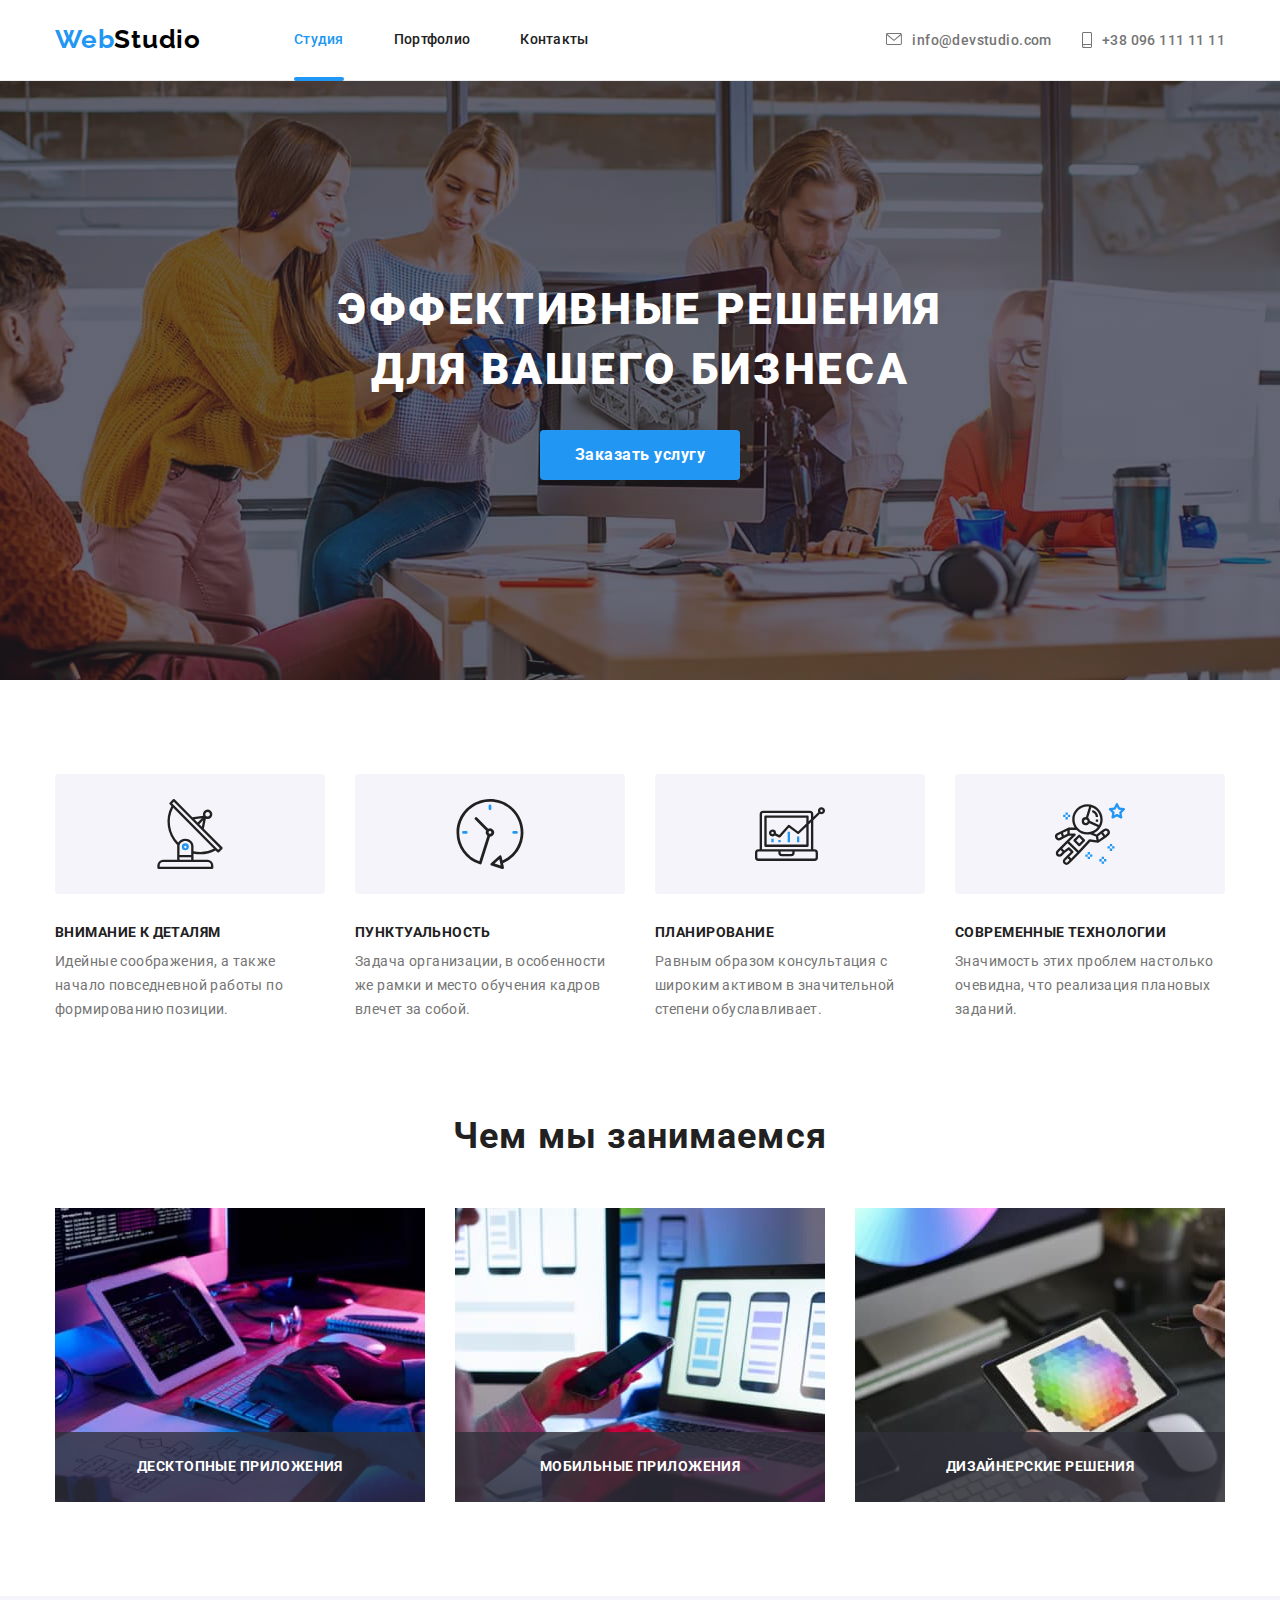
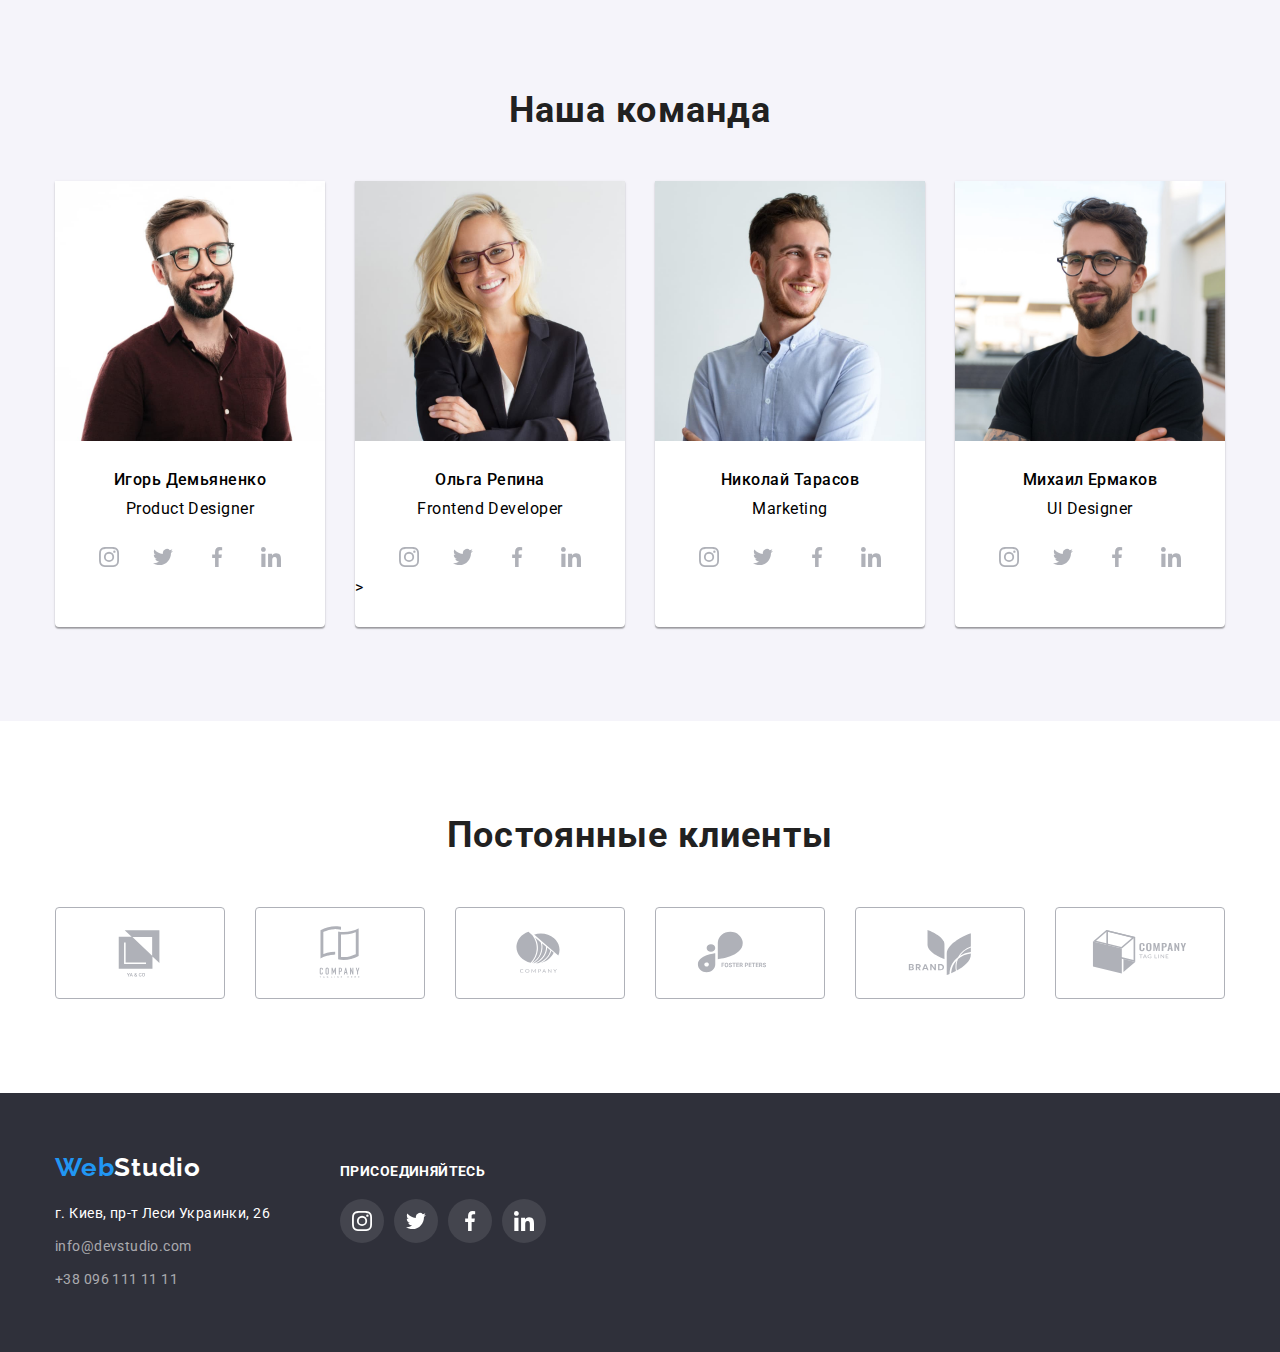
<file: index.html>
<!DOCTYPE html>
<html lang="ru">

<head>
    <meta charset="UTF-8">
    <meta http-equiv="X-UA-Compatible" content="IE=edge">
    <meta name="viewport" content="width=device-width, initial-scale=1.0">
    <link rel="preconnect" href="https://fonts.googleapis.com">
    <link rel="preconnect" href="https://fonts.gstatic.com" crossorigin>
    <link
        href="https://fonts.googleapis.com/css2?family=Raleway:wght@700&family=Roboto:wght@400;500;700;900&display=swap"
        rel="stylesheet">
    <link rel="preconnect" href="https://fonts.gstatic.com">
    <link rel="stylesheet"
        href="https://cdnjs.cloudflare.com/ajax/libs/modern-normalize/0.6.0/modern-normalize.min.css">
    <title>goit-markup-hw-05</title>
    <link rel="stylesheet" href="./css/styles.css">
</head>

<body>
    <!--Header-->
    <header class="header">
        <div class="container main-nav">
            <nav class="nav">
                <a class="logo" href="./index.html">Web<span class="logo-blue">Studio</span></a>
                <ul class="nav list">
                    <li class="item"><a class="nav-list-item current" href="./index.html">Студия</a></li>
                    <li class="item"><a class="nav-list-item" href="./portfolio.html">Портфолио</a></li>
                    <li class="item"><a class="nav-list-item" href="">Контакты</a></li>
                </ul>
            </nav>
            <ul class="contacts-header list">
                <li class="item"><a class="contacts-header-item icon-env" href="mailto:info@devstudio.com">
                        <svg class="icon-header-mail" width="16" height="12">
                            <use href="./images/symbol-defs.svg#header-icon1"></use>
                        </svg>info@devstudio.com</a>
                </li>
                <li class="item"><a class="contacts-header-item icon-tel" href="tel:+380961111111">
                        <svg class="icon-header-mail" width="10" height="16">
                            <use href="./images/symbol-defs.svg#header-icon2"></use>
                        </svg>+38 096 111 11 11</a>
                </li>
            </ul>
        </div>
    </header>
    <main>
        <!--Section1-->
        <section class="hero section">
            <div class="container">
                <div class="hero-box">
                    <h1 class="hero-text">Эффективные решения для вашего бизнеса</h1>
                    <button data-modal-open type="button" class="button primary">Заказать услугу</button>
                </div>
            </div>
        </section>
        <!--Section2-->
        <section class="page-advantages">
            <div class="container">
                <h2 hidden>Приемущества</h2>
                <ul class="advantage">
                    <li class="item antenna">
                        <h3 class="advantage-subtitle">Внимание к деталям</h3>
                        <p class="advantage-text">Идейные соображения, а также начало повседневной работы по
                            формированию
                            позиции.</p>
                    </li>
                    <li class="item clock">
                        <h3 class="advantage-subtitle">Пунктуальность</h3>
                        <p class="advantage-text">Задача организации, в особенности же рамки и место обучения кадров
                            влечет
                            за собой.</p>
                    </li>
                    <li class="item diagram">
                        <h3 class="advantage-subtitle">Планирование</h3>
                        <p class="advantage-text">Равным образом консультация с широким активом в значительной степени
                            обуславливает.</p>
                    </li>
                    <li class="item astronaut">
                        <h3 class="advantage-subtitle">Современные технологии</h3>
                        <p class="advantage-text">Значимость этих проблем настолько очевидна, что реализация плановых
                            заданий.</p>
                    </li>
                </ul>
            </div>
        </section>
        <!--Section3-->
        <section class="page-scils">
            <div class="container">
                <h2 class="title">Чем мы занимаемся</h2>
                <ul class="img">
                    <li class="item">
                        <img class="img" src="./images/box1.jpg" alt="Работа с кодом" width="370">
                                <div class="overlay">
                                    <p class="overlay-text uppercase">Десктопные приложения</p>
                                </div>
                    </li>
                    <li class="item">
                        <img class="img" src="./images/box2.jpg" alt="Разработка приложений для ОС" width="370">
                        <div class="overlay">
                            <p class="overlay-text uppercase">Мобильные приложения</p>
                        </div>
                    </li>
                    <li class="item">
                        <img class="img" src="./images/box3.jpg" alt="Работа с цветовой политрой" width="370">
                        <div class="overlay">
                            <p class="overlay-text uppercase">Дизайнерские решения</p>
                        </div>
                    </li>
                </ul>
            </div>
        </section>
        <!--Section4-->
            <section class="team">
                <div class="container">
                    <h2 class="title">Наша команда</h2>
                    <ul class="team list">
                        <li class="item">
                            <img class="photo" src="./images/img7.jpg" alt="Product Designer" width="270">
                            <div class="team-box">
                                <h3 class="team-member">Игорь Демьяненко</h3>
                                <p class="team-position" lang="en">Product Designer</p>
                                <ul class="icon-wrapper">
                                    <li class="link-social">
                                        <a href="" class="link-social-icon">
                                            <svg class="icon-social" width="20" height="20">
                                                <use href="./images/symbol-defs.svg#instagram-icon"></use>
                                            </svg>
                                        </a>
                                    </li>
                                    <li class="link-social">
                                        <a href="" class="link-social-icon">
                                            <svg class="icon-social" width="20" height="20">
                                                <use href="./images/symbol-defs.svg#twitter-icon"></use>
                                            </svg>
                                        </a>
                                    </li>
                                    <li class="link-social">
                                        <a href="" class="link-social-icon">
                                            <svg class="icon-social" width="20" height="20">
                                                <use href="./images/symbol-defs.svg#facebook-icon"></use>
                                            </svg>
                                        </a>
                                    </li>
                                    <li class="link-social">
                                        <a href="" class="link-social-icon">
                                            <svg class="icon-social" width="20" height="20">
                                                <use href="./images/symbol-defs.svg#linkedin-icon"></use>
                                            </svg>
                                        </a>
                                    </li>
                                </ul>
                            </div>
                        </li>
                        <li class="item">
                            <img class="photo" src="./images/img8.jpg" alt="Frontend Developer" width="270">
                            <div class="team-box">
                                <h3 class="team-member">Ольга Репина</h3>
                                <p class="team-position" lang="en">Frontend Developer</p>
                                <ul class="icon-wrapper">
                                    <li class="link-social">
                                        <a href="" class="link-social-icon">
                                            <svg class="icon-social" width="20" height="20">
                                                <use href="./images/symbol-defs.svg#instagram-icon"></use>
                                            </svg>
                                        </a>
                                    </li>
                                    <li class="link-social">
                                        <a href="" class="link-social-icon">
                                            <svg class="icon-social" width="20" height="20">
                                                <use href="./images/symbol-defs.svg#twitter-icon"></use>
                                            </svg>
                                        </a>
                                    </li>
                                    <li class="link-social">
                                        <a href="" class="link-social-icon">
                                            <svg class="icon-social" width="20" height="20">
                                                <use href="./images/symbol-defs.svg#facebook-icon"></use>
                                            </svg>
                                        </a>
                                    </li>
                                    <li class="link-social">
                                        <a href="" class="link-social-icon">
                                            <svg class="icon-social" width="20" height="20">
                                                <use href="./images/symbol-defs.svg#linkedin-icon"></use>
                                            </svg>
                                        </a>
                                    </li>
                                 </ul>>   
                            </div>
                        </li>
                        <li class="item">
                            <img class="photo" src="./images/img9.jpg" alt="Marketing" width="270">
                            <div class="team-box">
                                <h3 class="team-member">Николай Тарасов</h3>
                                <p class="team-position" lang="en">Marketing</p>
                                <ul class="icon-wrapper">
                                    <li class="link-social">
                                        <a href="" class="link-social-icon">
                                            <svg class="icon-social" width="20" height="20">
                                                <use href="./images/symbol-defs.svg#instagram-icon"></use>
                                            </svg>
                                        </a>
                                    </li>
                                    <li class="link-social">
                                        <a href="" class="link-social-icon">
                                            <svg class="icon-social" width="20" height="20">
                                                <use href="./images/symbol-defs.svg#twitter-icon"></use>
                                            </svg>
                                        </a>
                                    </li>
                                    <li class="link-social">
                                        <a href="" class="link-social-icon">
                                            <svg class="icon-social" width="20" height="20">
                                                <use href="./images/symbol-defs.svg#facebook-icon"></use>
                                            </svg>
                                        </a>
                                    </li>
                                    <li class="link-social">
                                        <a href="" class="link-social-icon">
                                            <svg class="icon-social" width="20" height="20">
                                                <use href="./images/symbol-defs.svg#linkedin-icon"></use>
                                            </svg>
                                        </a>
                                    </li>
                                </ul>
                            </div>
                        </li>
                        <li class="item">
                            <img class="photo" src="./images/img10.jpg" alt="UI Designer" width="270">
                            <div class="team-box">
                                <h3 class="team-member">Михаил Ермаков</h3>
                                <p class="team-position" lang="en">UI Designer</p>
                                <ul class="icon-wrapper">
                                    <li class="link-social">
                                        <a href="" class="link-social-icon">
                                            <svg class="icon-social" width="20" height="20">
                                                <use href="./images/symbol-defs.svg#instagram-icon"></use>
                                            </svg>
                                        </a>
                                    </li>
                                    <li class="link-social">
                                        <a href="" class="link-social-icon">
                                            <svg class="icon-social" width="20" height="20">
                                                <use href="./images/symbol-defs.svg#twitter-icon"></use>
                                            </svg>
                                        </a>
                                    </li>
                                    <li class="link-social">
                                        <a href="" class="link-social-icon">
                                            <svg class="icon-social" width="20" height="20">
                                                <use href="./images/symbol-defs.svg#facebook-icon"></use>
                                            </svg>
                                        </a>
                                    </li>
                                    <li class="link-social">
                                        <a href="" class="link-social-icon">
                                            <svg class="icon-social" width="20" height="20">
                                                <use href="./images/symbol-defs.svg#linkedin-icon"></use>
                                            </svg>
                                        </a>
                                    </li>
                                </ul>
                            </div>
                        </li>
                    </ul>
                </div>
            </section>
        <!--Section5-->
        <section class="section-clients">
            <div class="container">
                <h2 class="title title-clients">Постоянные клиенты</h2>
                <ul class="list-icon">
                    <li class="item-icon">
                        <a class="link-icon" href="">
                            <svg class="icon-clients" width="106" height="60">
                                <use href="./images/symbol-defs.svg#sponsor-icon1"></use>
                            </svg>
                        </a>
                    </li>
                    <li class="item-icon">
                        <a class="link-icon" href="">
                            <svg class="icon-clients" width="106" height="60">
                                <use href="./images/symbol-defs.svg#sponsor-icon2"></use>
                            </svg>
                        </a>
                    </li>
                    <li class="item-icon">
                        <a class="link-icon" href="">
                            <svg class="icon-clients" width="106" height="60">
                                <use href="./images/symbol-defs.svg#sponsor-icon3"></use>
                            </svg>
                        </a>
                    </li>
                    <li class="item-icon">
                        <a class="link-icon" href="">
                            <svg class="icon-clients" width="106" height="60">
                                <use href="./images/symbol-defs.svg#sponsor-icon4"></use>
                            </svg>
                        </a>
                    </li>
                    <li class="item-icon">
                        <a class="link-icon" href="">
                            <svg class="icon-clients" width="106" height="60">
                                <use href="./images/symbol-defs.svg#sponsor-icon5"></use>
                            </svg>
                        </a>
                    </li>
                    <li class="item-icon">
                        <a class="link-icon" href="">
                            <svg class="icon-clients" width="106" height="60">
                                <use href="./images/symbol-defs.svg#sponsor-icon6"></use>
                            </svg>
                        </a>
                    </li>
                </ul>
            </div>
        </section>
    </main>
    <!--Footer-->
    <footer class="footer">
        <div class="container">
            <div class="address-box">
                <a class="logo" href="./index.html">Web<span class="logo-white">Studio</span></a>
                <address class="address">
                    <ul class="address-list">
                        <li class="item"><a class="address-text" href="">г. Киев, пр-т Леси Украинки, 26</a></li>
                        <li class="item"><a class="address-item" href="mailto:info@devstudio.com">info@devstudio.com</a>
                        </li>
                        <li class="item"><a class="address-item" href="tel:+380961111111">+38 096 111 11 11</a></li>
                    </ul>
                </address>
            </div>
            <div class="footer-icon-wrapper">
                <p class="text-footer-icon">присоединяйтесь</p>
                <ul class="list-icon-wrapper">
                    <li class="item-footer-icon">
                        <a href="" class="footer-link-icon">
                            <svg class="icon-social" width="20" height="20">
                                <use href="./images/symbol-defs.svg#instagram-icon"></use>
                            </svg>
                        </a>
                    </li>
                    <li class="item-footer-icon">
                        <a href="" class="footer-link-icon">
                            <svg class="icon-social" width="20" height="20">
                                <use href="./images/symbol-defs.svg#twitter-icon"></use>
                            </svg>
                        </a>
                    </li>
                    <li class="item-footer-icon">
                        <a href="" class="footer-link-icon">
                            <svg class="icon-social" width="20" height="20">
                                <use href="./images/symbol-defs.svg#facebook-icon"></use>
                            </svg>
                        </a>
                    </li>
                    <li class="item-footer-icon">
                        <a href="" class="footer-link-icon">
                            <svg class="icon-social" width="20" height="20">
                                <use href="./images/symbol-defs.svg#linkedin-icon"></use>
                            </svg>
                        </a>
                    </li>
                </ul>
            </div>
        </div>
    </footer>
    <div class="backdrop is-hidden" data-modal>
        <div class="modal">
              <button class="modal-btn" type="button" data-modal-close>
            <svg class="close-icon">
                <use href="./images/symbol-defs1.svg#icon-close"></use>
            </svg>
            </button>
        </div>
    </div>
    <script src="./js/modal.js"></script>
</body>
</html>
</file>
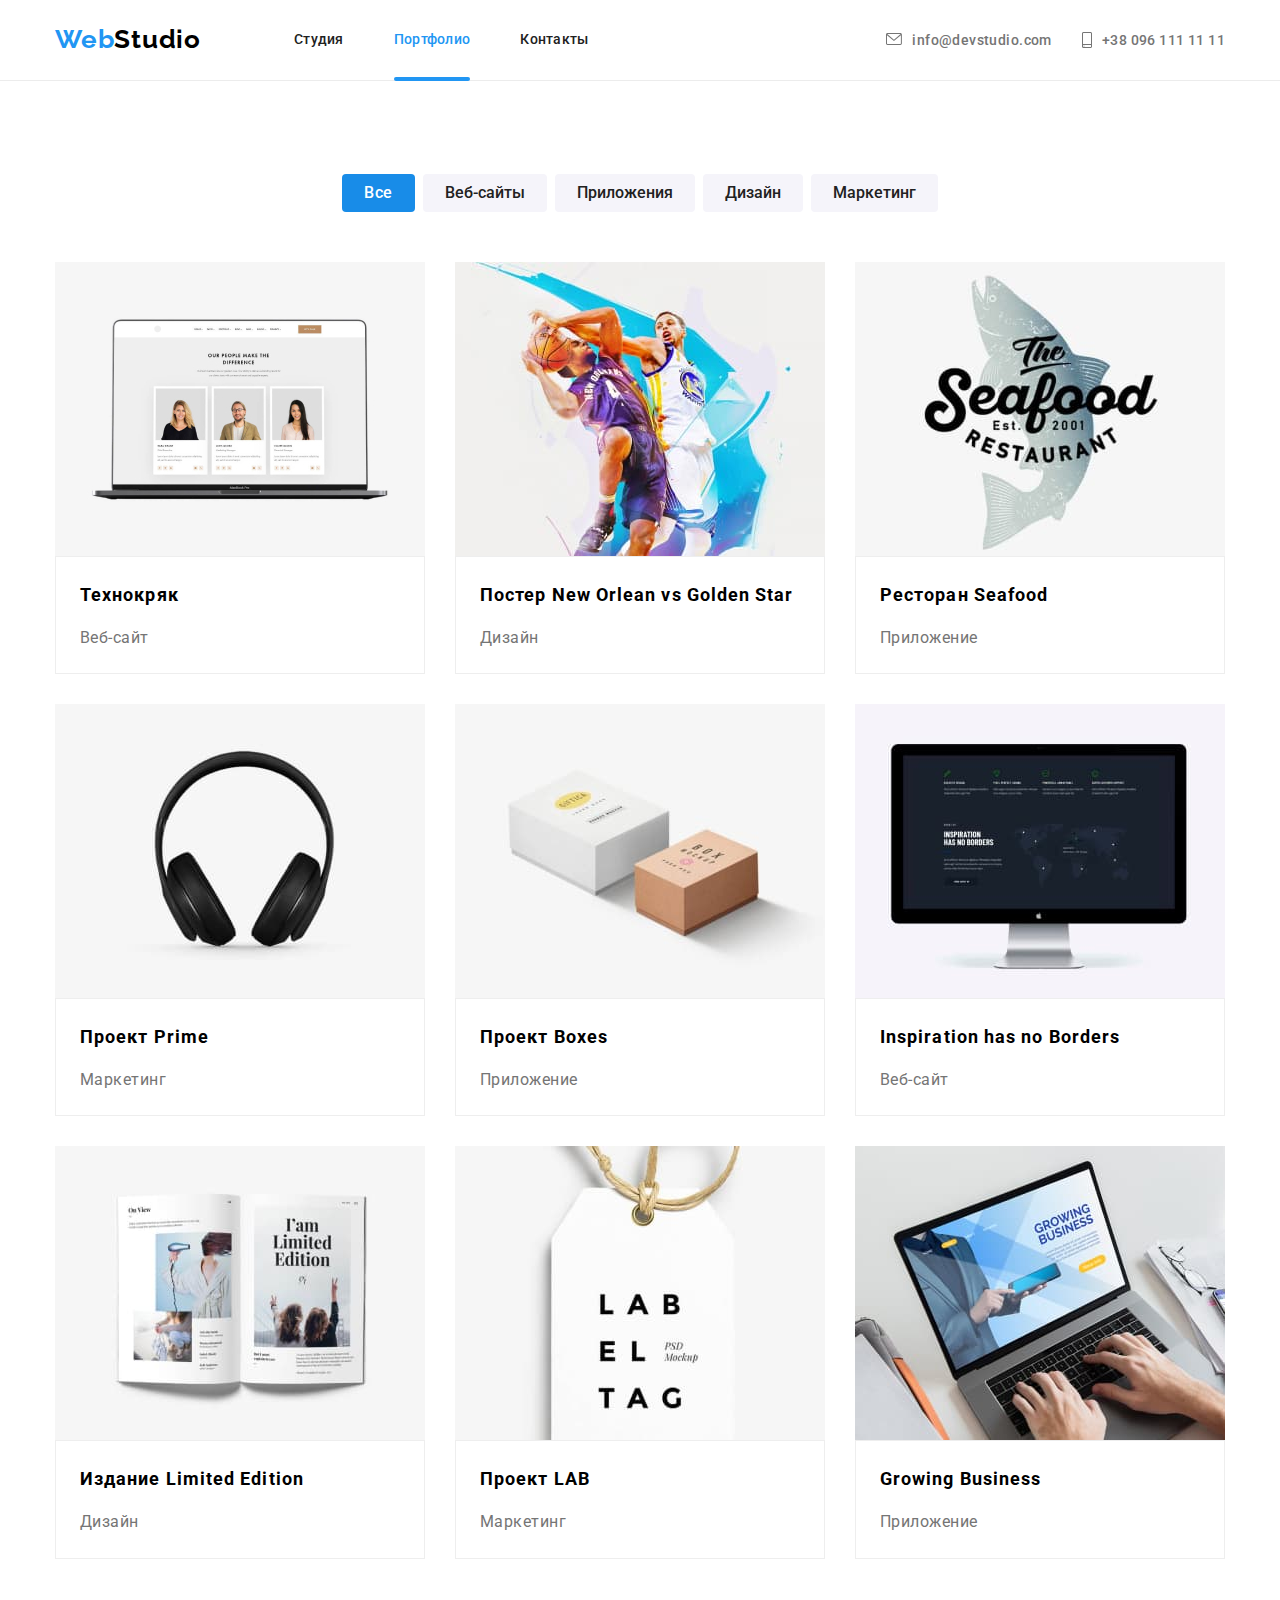
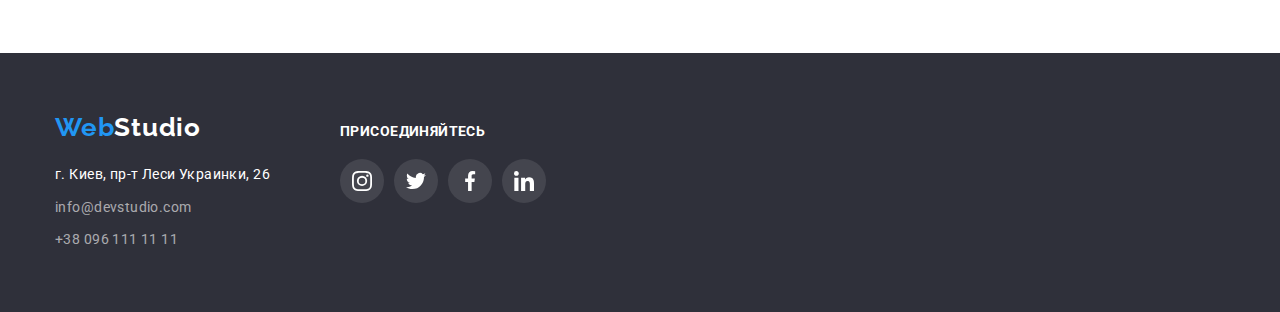
<file: portfolio.html>
<!DOCTYPE html>
<html lang="ru">

<head>
    <meta charset="UTF-8">
    <meta http-equiv="X-UA-Compatible" content="IE=edge">
    <meta name="viewport" content="width=device-width, initial-scale=1.0">
    <link rel="preconnect" href="https://fonts.googleapis.com">
    <link rel="preconnect" href="https://fonts.gstatic.com" crossorigin>
    <title>goit-markup-hw-05</title>
    <link rel="preconnect" href="https://fonts.gstatic.com">
    <link
        href="https://fonts.googleapis.com/css2?family=Raleway:wght@700&family=Roboto:wght@400;500;700;900&display=swap"
        rel="stylesheet">
    <link rel="stylesheet"
        href="https://cdnjs.cloudflare.com/ajax/libs/modern-normalize/1.1.0/modern-normalize.min.css">
    <link rel="stylesheet" href="./css/styles.css">
</head>

<body>
    <!--Header-->
    <header class="header">
        <div class="container main-nav">
            <nav class="nav">
                <a class="logo" href="./index.html">Web<span class="logo-blue">Studio</span></a>
                <ul class="nav list">
                    <li class="item"><a class="nav-list-item" href="./index.html">Студия</a></li>
                    <li class="item"><a class="nav-list-item current" href="./portfolio.html">Портфолио</a></li>
                    <li class="item"><a class="nav-list-item" href="">Контакты</a></li>
                </ul>
            </nav>
            <ul class="contacts-header list">
                <li class="item"><a class="contacts-header-item icon-env" href="mailto:info@devstudio.com">
                        <svg class="icon-header-mail" width="16" height="12">
                            <use href="./images/symbol-defs.svg#header-icon1"></use>
                        </svg>info@devstudio.com</a>
                </li>
                <li class="item"><a class="contacts-header-item icon-tel" href="tel:+380961111111">
                        <svg class="icon-header-mail" width="10" height="16">
                            <use href="./images/symbol-defs.svg#header-icon2"></use>
                        </svg>+38 096 111 11 11</a>
                </li>
            </ul>
        </div>
    </header>
    <main>
        <!--Наши работы=================-->
        <section class="portfolio">
            <div class="container">
                <h1 hidden>Портфолио</h1>
                <div class="main-section">
                    <ul class="filter list">
                        <li class="item"><button class="button-item current" type="button">Все</button></li>
                        <li class="item"><button class="button-item" type="button">Веб-сайты</button></li>
                        <li class="item"><button class="button-item" type="button">Приложения</button></li>
                        <li class="item"><button class="button-item" type="button">Дизайн</button></li>
                        <li class="item"><button class="button-item" type="button">Маркетинг</button></li>
                    </ul>
                </div>
                <!--Фильтр портфолио=============-->
                <div class="works-box">
                    <ul class="works cards-list">
                        <li class="item">
                            <a href="" class="link-img">
                                <div class="card-thumb">
                                    <img class="images" src="./images/img01.jpg" alt="Ноутбук" width="370" height="294">
                                <div class="thumb-box">
                                    <p class="thumb-text">Ресурс предлагает комплексные предложения с разным уровнем функционала и сервисов. Все это
                                        позволит посетителю получить
                                        исчерпывающие сведения о компании или частном лице.</p>
                                </div>
                                </div>   
                                    <div class="exemple">
                                      <h2 class="works-item">Технокряк</h2>
                                    <p class="works-text">Веб-сайт</p>
                                </div>
                            </a>
                        </li>
                        <li class="item">
                            <a href="" class="link-img">
                                <div class="card-thumb">
                                <img class="images" src="./images/img02.jpg" alt="Баскетболисты" width="370"
                                    height="294">
                                    <div class="thumb-box">
                                    <p class="thumb-text">Ресурс предлагает комплексные предложения с разным уровнем функционала и сервисов. Все это
                                    позволит посетителю получить
                                    исчерпывающие сведения о компании или частном лице.</p>
                                    </div>
                                </div>
                                <div class="exemple">
                                    <h2 class="works-item">Постер <span lang="en">New Orlean vs Golden Star</span></h2>
                                    <p class="works-text">Дизайн</p>
                                </div>
                            </a>
                        </li>
                        <li class="item">
                            <a href="" class="link-img">
                                <div class="card-thumb">
                                <img class="images" src="./images/img03.jpg" alt="Банер ресторана" width="370"
                                    height="294">
                                    <div class="thumb-box">
                                        <p class="thumb-text">Ресурс предлагает комплексные предложения с разным уровнем функционала и сервисов. Все это
                                            позволит посетителю получить
                                            исчерпывающие сведения о компании или частном лице.</p>
                                    </div>
                                    </div>
                                <div class="exemple">
                                    <h2 class="works-item">Ресторан <span lang="en">Seafood</span></h2>
                                    <p class="works-text">Приложение</p>
                                </div>
                            </a>
                        </li>
                        <li class="item">
                            <a href="" class="link-img">
                                <div class="card-thumb">
                                <img class="images" src="./images/img04.jpg" alt="Наушники" width="370" height="294">
                                <div class="thumb-box">
                                    <p class="thumb-text">Ресурс предлагает комплексные предложения с разным уровнем функционала и сервисов. Все это
                                        позволит посетителю получить
                                        исчерпывающие сведения о компании или частном лице.</p>
                                </div>
                                </div>
                                <div class="exemple">
                                    <h2 class="works-item">Проект <span lang="en">Prime</span></h2>
                                    <p class="works-text">Маркетинг</p>
                                </div>
                            </a>
                        </li>
                        <li class="item">
                            <a href="" class="link-img">
                                <div class="card-thumb">
                                <img class="images" src="./images/img05.jpg" alt="Два бокса" width="370" height="294">
                                <div class="thumb-box">
                                    <p class="thumb-text">Ресурс предлагает комплексные предложения с разным уровнем функционала и сервисов. Все это
                                        позволит посетителю получить
                                        исчерпывающие сведения о компании или частном лице.</p>
                                </div>
                                </div>
                                <div class="exemple">
                                    <h2 class="works-item">Проект <span lang="en">Boxes</span></h2>
                                    <p class="works-text">Приложение</p>
                                </div>
                            </a>
                        </li>
                        <li class="item">
                            <a href="" class="link-img">
                                <div class="card-thumb">
                                <img class="images" src="./images/img06.jpg" alt="Монитор" width="370" height="294">
                                <div class="thumb-box">
                                    <p class="thumb-text">Ресурс предлагает комплексные предложения с разным уровнем функционала и сервисов. Все это
                                        позволит посетителю получить
                                        исчерпывающие сведения о компании или частном лице.</p>
                                </div>
                                </div>
                                <div class="exemple">
                                    <h2 class="works-item"><span lang="en">Inspiration has no Borders</span></h2>
                                    <p class="works-text">Веб-сайт</p>
                                </div>
                            </a>
                        </li>
                        <li class="item">
                            <a href="" class="link-img">
                                <div class="card-thumb">
                                <img class="images" src="./images/img07.jpg" alt="Журнал" width="370" height="294">
                                <div class="thumb-box">
                                    <p class="thumb-text">Ресурс предлагает комплексные предложения с разным уровнем функционала и сервисов. Все это
                                        позволит посетителю получить
                                        исчерпывающие сведения о компании или частном лице.</p>
                                </div>
                                </div>
                                <div class="exemple">
                                    <h2 class="works-item">Издание <span lang="en">Limited Edition</span></h2>
                                    <p class="works-text">Дизайн</p>
                                </div>
                            </a>
                        </li>
                        <li class="item">
                            <a href="" class="link-img">
                                <div class="card-thumb">
                                <img class="images" src="./images/img08.jpg" alt="Бирка" width="370" height="294">
                                <div class="thumb-box">
                                    <p class="thumb-text">Ресурс предлагает комплексные предложения с разным уровнем функционала и сервисов. Все это
                                        позволит посетителю получить
                                        исчерпывающие сведения о компании или частном лице.</p>
                                </div>
                                </div>
                                <div class="exemple">
                                    <h2 class="works-item">Проект <span lang="en">LAB</span></h2>
                                    <p class="works-text">Маркетинг</p>
                                </div>
                            </a>
                        </li>
                        <li class="item">
                            <a href="" class="link-img">
                                <div class="card-thumb">
                                <img class="images" src="./images/img09.jpg" alt="Сотрудник печатает на ноутбуке"
                                    width="370" height="294">
                                    <div class="thumb-box">
                                        <p class="thumb-text">Ресурс предлагает комплексные предложения с разным уровнем функционала и сервисов. Все это
                                            позволит посетителю получить
                                            исчерпывающие сведения о компании или частном лице.</p>
                                    </div>
                                    </div>
                                <div class="exemple">
                                    <h2 class="works-item"><span lang="en">Growing Business</span></h2>
                                    <p class="works-text">Приложение</p>
                                </div>
                            </a>
                        </li>
                    </ul>
                </div>
            </div>
        </section>
    </main>
    <!--Footer-->
    <footer class="footer">
        <div class="container">
            <div class="address-box">
                <a class="logo" href="./index.html">Web<span class="logo-white">Studio</span></a>
                <address class="address">
                    <ul class="address-list">
                        <li class="item"><a class="address-text" href="">г. Киев, пр-т Леси Украинки, 26</a></li>
                        <li class="item"><a class="address-item" href="mailto:info@devstudio.com">info@devstudio.com</a>
                        </li>
                        <li class="item"><a class="address-item" href="tel:+380961111111">+38 096 111 11 11</a></li>
                    </ul>
                </address>
            </div>
            <div class="footer-icon-wrapper">
                <p class="text-footer-icon">присоединяйтесь</p>
                <ul class="list-icon-wrapper">
                    <li class="item-footer-icon">
                        <a href="" class="footer-link-icon">
                            <svg class="icon-social" width="20" height="20">
                                <use href="./images/symbol-defs.svg#instagram-icon"></use>
                            </svg>
                        </a>
                    </li>
                    <li class="item-footer-icon">
                        <a href="" class="footer-link-icon">
                            <svg class="icon-social" width="20" height="20">
                                <use href="./images/symbol-defs.svg#twitter-icon"></use>
                            </svg>
                        </a>
                    </li>
                    <li class="item-footer-icon">
                        <a href="" class="footer-link-icon">
                            <svg class="icon-social" width="20" height="20">
                                <use href="./images/symbol-defs.svg#facebook-icon"></use>
                            </svg>
                        </a>
                    </li>
                    <li class="item-footer-icon">
                        <a href="" class="footer-link-icon">
                            <svg class="icon-social" width="20" height="20">
                                <use href="./images/symbol-defs.svg#linkedin-icon"></use>
                            </svg>
                        </a>
                    </li>
                </ul>
            </div>
        </div>
    </footer>
</body>

</html>
</file>
<file: css/styles.css>
html {
  box-sizing: border-box;
}
*,
*::before,
*::after {
  box-sizing: inherit;
}

:root {
  --header-color: #ececec;
  --main-color: #ffffff;
  --fond-color: #2f303a;
  --team-fond-color: #f5f4fa;
  --accent-color: #2196f3;
  --button-color: #188ce8;
  --icon-color: #afb1b8;
  --primary-text-color: #212121;
  --secondary-text-color: #757575;
  --text-color: #000000;
  --border-color: #eeeeee; /* Border-color for portfolio */
  --footer-color: rgba(255, 255, 255, 0.1);
  --hero-overlay-color: rgba(47, 48, 58, 0.4);
  --contacts-color: rgba(255, 255, 255, 0.6);
  --about-overlay-color: rgba(47, 48, 58, 0.8);
  --portfolio-overlay-color: rgba(33, 150, 243, 0.9);

  --transition-duration: 250ms;
  --transition-timing-function: cubic-bezier(0.4, 0, 0.2, 1);

  --hero-shadow: 0px 4px 4px rgba(0, 0, 0, 0.15);
  --box-shadow: 0px 1px 3px rgb(0 0 0 / 12%), 0px 1px 1px rgb(0 0 0 / 14%),
    0px 2px 1px rgb(0 0 0 / 20%);
  --button-shadow: 0px 3px 1px rgba(0, 0, 0, 0.1), 0px 1px 2px rgba(0, 0, 0, 0.08),
    0px 2px 2px rgba(0, 0, 0, 0.12);
  --portfolio-shadow: 0px 1px 1px rgba(0, 0, 0, 0.12), 0px 4px 4px rgba(0, 0, 0, 0.06),
    1px 4px 6px rgba(0, 0, 0, 0.16);
}
ul {
  list-style-type: none;
}
.img {
  width: 370px;
  height: 294px;
}
body {
  margin: 0;
  font-family: 'Roboto', sans-serif;
}
h1,
h2,
h3,
h4,
ul,
p {
  margin: 0;
  padding: 0;
}
img {
  display: block;
}
/* Утилиты */
.list {
  padding: 0;
  margin: 0;
  list-style: none;
}

/* Header
===================== */
.header {
  display: block;
  outline: 1px solid var(--header-color);
}
.container.main-nav {
  display: flex;
  align-items: center;
}
.container {
  align-items: center;
  width: 1200px;
  padding-left: 15px;
  padding-right: 15px;
  margin: 0 auto;
}
/* Nav
===================== */
.logo {
  display: block;
  padding: 24px 0;
  margin-right: 93px;
  font-family: 'Raleway', sans-serif;
  font-size: 26px;
  font-weight: 700;
  color: var(--accent-color);
  text-decoration: none;
  letter-spacing: 0.03em;
}
.logo-blue {
  color: var(--text-color);
}
/* Navigation 
==================== */
.nav {
  display: flex;
  align-items: center;
}
.nav.list {
  display: flex;
}
.nav .item + .item {
  margin-left: 50px;
}
.nav-list-item.current {
  color: var(--accent-color);
}

.nav-list-item {
  position: relative;
  display: block;
  padding-top: 32px;
  padding-bottom: 32px;
  color: var(--primary-text-color);
  text-decoration: none;
  font-weight: 500;
  font-size: 14px;
  line-height: 1.14;
  letter-spacing: 0.02em;

  transition-property: color, background-color;
  transition-duration: var(--transition-duration);
  transition-timing-function: var(--transition-timing-function);
}

.nav-list-item::after {
  content: '';
  display: block;
  position: absolute;
  width: 100%;
  height: 4px;
  bottom: -1px;
  border-radius: 2px;
}

.nav-list-item.current::after {
  background-color: var(--accent-color);
}
.contacts-header {
  display: flex;
}
.contacts-header-item {
  display: block;
  align-items: center;
  padding-top: 32px;
  padding-bottom: 32px;
}

.contacts-header-item:hover,
.contacts-header-item:focus,
.nav-list-item:focus,
.nav-list-item:hover,
.address-item:hover,
.address-item:focus {
  color: var(--accent-color);
}

.nav-list-item.current {
  position: relative;
  color: var(--accent-color);
}

.nav-list-item.current:hover::after,
.nav-list-item.current:focus::after {
  background-color: var(--button-color);
}

/* Contacts
===================== */
.contacts-header {
  display: flex;
  margin-left: auto;
}
.contacts-header .item + .item {
  margin-left: 30px;
}
.contacts-header-item {
  justify-content: center;
  align-items: center;
  text-decoration: none;
  color: var(--secondary-text-color);
  font-weight: 500;
  font-size: 14px;
  letter-spacing: 0.03em;

  transition-property: color, box-shadow;
  transition-duration: var(--transition-duration);
  transition-timing-function: var(--transition-timing-function);
}
.icon-header-mail {
  margin-right: 10px;
  fill: currentColor;
}
.contacts-header-item.icon-tel {
  display: flex;
}

/* Section1
===================== */
.hero {
  height: 600px;
  max-width: 1600px;
  margin-left: auto;
  margin-right: auto;
  background-position: center;
  background-repeat: no-repeat;
  background-size: cover;
  text-align: center;
  padding: 200px 0 200px 0;
  background-image: linear-gradient(to right, var(--hero-overlay-color), var(--hero-overlay-color)),
    url(../images/overlay.jpg);
  background-color: var(--fond-color);
}

.hero-box {
  width: 696px;
  text-align: center;
  margin-left: auto;
  margin-right: auto;
}

.hero-text {
  padding: 0;
  margin-top: 0;
  margin-bottom: 30px;
  color: var(--main-color);
  font-size: 44px;
  text-align: center;
  font-weight: 900;
  line-height: 1.36;
  letter-spacing: 0.06em;
  text-transform: uppercase;
}
/*--Button--*/
.button {
  color: var(--main-color);
  background-color: var(--accent-color);
  display: inline-block;
  vertical-align: top;
  font-family: inherit;
  border-radius: 4px;
  border: 0;
  cursor: pointer;
}

.button.primary {
  min-width: 200px;
  height: 50px;
  padding: 10px 32px;
  font-size: 16px;
  font-weight: 700;
  line-height: 1.9;
  letter-spacing: 0.03em;

  transition-property: color, background-color, box-shadow;
  transition-duration: var(--transition-duration);
  transition-timing-function: var(--transition-timing-function);
}

.button.primary:hover,
.button.primary:focus {
  background-color: var(--button-color);
  box-shadow: var(--hero-shadow);
}

/* Section2
===================== */
.page-advantages {
  padding: 94px 0;
  margin-left: auto;
  margin-right: auto;
}
.advantage {
  display: flex;
  padding-left: 0;
  margin: 0;
  border-radius: 4px;
}
.advantage .item {
  width: 270px;
}
.advantage .item + .item {
  margin-left: 30px;
}
.advantage .item::before {
  display: block;
  content: '';
  height: 120px;
  background-color: var(--team-fond-color);
  background-position: center;
  background-repeat: no-repeat;
  margin-bottom: 30px;
  border-radius: 4px;
}
.antenna::before {
  background-image: url(../images/antenna.svg);
}
.clock::before {
  background-image: url(../images/clock.svg);
}
.diagram::before {
  background-image: url(../images/diagram.svg);
}
.astronaut::before {
  background-image: url(../images/astronaut.svg);
}
.advantage-subtitle {
  margin-top: 0;
  margin-bottom: 10px;
  font-size: 14px;
  line-height: 1.17;
  color: var(--primary-text-color);
  text-transform: uppercase;
  letter-spacing: 0.03em;
}
.advantage-text {
  margin-top: 0;
  margin-bottom: 0;
  color: var(--secondary-text-color);
  font-size: 14px;
  font-weight: 400;
  line-height: 1.71;
  letter-spacing: 0.03em;
}

/* Section3
===================== */
.page-scils {
  padding-bottom: 94px;
}
.title {
  margin-top: 0;
  margin-bottom: 50px;
  color: var(--primary-text-color);
  font-size: 36px;
  font-weight: 700;
  letter-spacing: 0.03em;
  text-align: center;
}
.img {
  display: flex;
  padding: 0;
  margin: 0;
}
.img .item + .item {
  margin-left: 30px;
}
.img .item {
  position: relative;
}
/* Overlay
==================*/

.overlay {
  position: absolute;
  display: flex;
  align-items: center;
  justify-content: center;
  bottom: 0;
  left: 0;
  width: 100%;
  height: 70px;
  background-color: var(--about-overlay-color);
}
.overlay-text {
  font-size: 14px;
  font-weight: 700;
  line-height: 1.14;
  letter-spacing: 0.03em;
  color: var(--main-color);
  text-transform: uppercase;
}
/* Section4
===================== */
.team {
  padding-top: 94px;
  padding-bottom: 94px;
  background-color: var(--team-fond-color);
}
.team .list {
  display: flex;
  padding: 0;
}
.team .item {
  display: block;
  background-color: var(--main-color);
  width: 270px;
  border-radius: 0 0 4px 4px;
  box-shadow: var(--box-shadow);
  /*box-shadow: 0px 1px 3px rgb(0 0 0 / 12%), 0px 1px 1px rgb(0 0 0 / 14%),
    0px 2px 1px rgb(0 0 0 / 20%);*/
}
.photo {
  display: block;
  width: 100%;
  height: auto;
}
.team-box {
  padding-top: 30px;
  padding-bottom: 30px;
}
.team .item + .item {
  margin-left: 30px;
}
.team-member {
  margin: 0;
  margin-bottom: 10px;
  font-size: 16px;
  font-weight: 500;
  line-height: 1.18;
  text-align: center;
  letter-spacing: 0.03em;
}
.team-position {
  margin-bottom: 16px;
  font-size: 16px;
  line-height: 1.18;
  text-align: center;
  letter-spacing: 0.03em;
}

/* Social  */

.icon-wrapper {
  display: flex;
  align-items: center;
  justify-content: center;
}
.link-social:not(:last-child) {
  margin-right: 10px;
}
.link-social-icon {
  display: flex;
  justify-content: center;
  align-items: center;
  width: 44px;
  height: 44px;
  border-radius: 50%;
  color: var(--icon-color);

  transition-property: color, fill, background-color;
  transition-duration: var(--transition-duration);
  transition-timing-function: var(--transition-timing-function);
}
.link-social-icon:hover,
.link-social-icon:focus {
  color: var(--main-color);
  background-color: var(--accent-color);
  border-radius: 50%;
}

.icon-social {
  fill: currentColor;
}

/* Section5
 =====================*/
.section-clients {
  padding-top: 94px;
  padding-bottom: 94px;
}
.section-clients li {
  list-style: none;
}
.section-title.title-clients {
  margin-bottom: 57px;
}
.list-icon {
  display: flex;
}

.item-icon:not(:first-child) {
  margin-left: 30px;
}
.link-icon {
  display: block;
}
.link-icon {
  display: flex;
  width: 170px;
  height: 92px;
  justify-content: center;
  align-items: center;
  color: var(--icon-color);
  border: 1px solid var(--icon-color);
  border-radius: 4px;

  transition-property: color, fill, border;
  transition-duration: var(--transition-duration);
  transition-timing-function: var(--transition-timing-function);
}
.link-icon:hover,
.link-icon:focus {
  color: var(--accent-color);
  border: 1px solid var(--accent-color);
}
.icon-clients {
  fill: currentColor;
}

/* Footer
===================== */
.footer {
  display: block;
  background-color: var(--fond-color);
  padding: 60px 0 60px 0;
}
.footer .container {
  display: flex;
  align-items: baseline;
}
.address-box {
  margin-bottom: 0;
}
.address-box .logo {
  display: inline-block;
  margin-right: 0;
  padding: 0px;
  margin-bottom: 20px;
}
.logo-white {
  color: var(--main-color);
}
.address {
  display: block;
  margin-top: 0;
  margin-bottom: 0;
  padding: 0;
}
.address-list {
  display: block;
  margin: 0;
  padding-left: 0;
}
.address-list .item {
  margin-bottom: 9px;
}
.address-list .item:last-child {
  margin-bottom: 0;
}

.address-text,
.address-item {
  color: var(--main-color);
  font-size: 14px;
  line-height: 1.7;
  font-style: normal;
  letter-spacing: 0.03em;
  text-decoration: none;

  transition-property: color;
  transition-duration: var(--transition-duration);
  transition-timing-function: var(--transition-timing-function);
}

.address-item {
  color: var(--contacts-color); /* Полупрозрачный цвет 60% */
}

/* Присоединяйтесь 
======================*/
.footer-icon-wrapper {
  display: block;
  margin: 0;
  margin-left: 70px;
}
.text-footer-icon {
  font-weight: bold;
  font-size: 14px;
  line-height: 1.17;
  letter-spacing: 0.03em;
  text-transform: uppercase;
  color: var(--main-color);
  margin-bottom: 20px;
}

.list-icon-wrapper {
  display: flex;
}
.item-footer-icon {
  list-style: none;
}
.item-footer-icon:not(:last-child) {
  margin-right: 10px;
}
.footer-link-icon {
  display: flex;
  align-items: center;
  justify-content: center;
  width: 44px;
  height: 44px;
  color: var(--main-color);
  background-color: var(--footer-color);
  border-radius: 50%;
  /*box-shadow: 0px 4px 4px rgba(0, 0, 0, 0.25);
  cursor: pointer;*/
  transition-property: background-color;
  transition-duration: var(--transition-duration);
  transition-timing-function: var(--transition-timing-function);
}
.footer-link-icon:hover,
.footer-link-icon:focus {
  background-color: var(--accent-color);
}
/* Portfolio 
=========================*/

/* Header*/

/* Наши работы */
.main-section {
  display: block;
}
.portfolio {
  padding-top: 94px;
  padding-bottom: 94px;
}
.filter.list {
  display: flex;
  justify-content: center;
  margin-bottom: 50px;
}
.filter .item + .item {
  margin-left: 8px;
}
.button-item {
  padding: 6px 22px;
  background-color: var(--team-fond-color);
  color: var(--primary-text-color);
  font-size: 16px;
  line-height: 1.6;
  font-weight: 500;
  display: inline-block;
  vertical-align: top;
  font-family: inherit;
  cursor: pointer;
  border: 0;
  border-radius: 4px;

  transition-property: color, background-color, box-shadow;
  transition-duration: var(--transition-duration);
  transition-timing-function: var(--transition-timing-function);
}
.button-item:hover,
.button-item:focus {
  background-color: var(--button-color);
  color: var(--main-color);
  box-shadow: var(--button-shadow);
  /* 0px 3px 1px rgba(0, 0, 0, 0.1), 0px 1px 2px rgba(0, 0, 0, 0.08),
    0px 2px 2px rgba(0, 0, 0, 0.12);*/
}

/* Фильтр портфолио */
.works-box {
  margin: -15px;
  transition-property: box-shadow, transform;
  transition-duration: var(--transition-duration);
  transition-timing-function: var(--transition-timing-function);
}
.works {
  display: flex;
  flex-wrap: wrap;
  padding-left: 0;
  margin-top: 0;
  margin-bottom: 0;
}

.works .item {
  display: list-item;
  position: relative;
  width: 370px;
  margin: 15px;
  border-top: 0;
  /* АЛЬТЕРНАТИВА */
  /*width: calc((100% - 2 * 30px) / 3);
  margin-right: 30px;
  margin-bottom: 30px;*/
}
/*
.works .item:nth-child(3n) {
  margin-right: 0;
}
.works .item:nth-last-child(-n + 3) {
  margin-bottom: 0;
} */

.works .item:hover,
.works .item:focus {
  box-shadow: var(--portfolio-shadow);
  /*box-shadow: 0px 1px 1px rgba(0, 0, 0, 0.12), 0px 4px 4px rgba(0, 0, 0, 0.06),
    1px 4px 6px rgba(0, 0, 0, 0.16);*/
}

.link-img {
  display: block;
  text-decoration: none;
  color: var(---primary-text-color);

  transition-property: box-shadow, transform;
  transition-duration: var(--transition-duration);
  transition-timing-function: var(--transition-timing-function);
}

.link-img:hover .thumb-box,
.link-img:focus .thumb-box {
  transform: translateY(0);
  box-shadow: var(--portfolio-shadow);
}

.images {
  display: block;
  max-width: 100%;
  height: auto;
}
.exemple {
  padding: 20px 24px;
  border: 1px solid var(--border-color);
  text-decoration: none;
}
.works-item {
  padding: 0;
  margin-top: 0;
  margin-bottom: 10px;
  color: var(---primary-text-color);
  font-size: 18px;
  font-weight: 700;
  line-height: 2;
  letter-spacing: 0.06em;
}
.works-text {
  padding: 0;
  margin-top: 0;
  margin-bottom: 0;
  color: var(--secondary-text-color);
  font-size: 16px;
  line-height: 1.9;
  letter-spacing: 0.03em;
}
.card-thumb {
  position: relative;
  max-height: 294px;
  overflow: hidden;
}
.thumb-box {
  position: absolute;
  top: 0;
  left: 0;
  width: 100%;
  height: 100%;
  padding: 64px 24px;
  background: var(--portfolio-overlay-color);
  transform: translateY(150%);

  /* transition: transform 250ms cubic-bezier(0.4, 0, 0.2, 1); */
  transition-property: transform;
  transition-duration: var(--transition-duration);
  transition-timing-function: var(--transition-timing-function);
}

.thumb-text {
  font-size: 18px;
  font-weight: 400;
  line-height: 1.56;
  letter-spacing: 0.03em;
  color: var(--main-color);
}

/*-Кнопка-пример-*/

.button-item.current {
  color: var(--main-color);
  font-family: inherit;
  font-size: 16px;
  line-height: 1.6;
  font-weight: 500;
  letter-spacing: 0.03em;
  background-color: var(--button-color);
}

/* Backdrop */

.backdrop {
  position: fixed;
  top: 0;
  left: 0;
  min-width: 100%;
  min-height: 100%;
  background-color: rgba(0, 0, 0, 0.2);
  /*z-index: 2;*/
  opacity: 1;
  transition: opacity 250ms cubic-bezier(0.4, 0, 0.2, 1);
}

.backdrop.is-hidden {
  visibility: hidden;
  opacity: 0;
  pointer-events: none;
}

.backdrop.is-hidden .modal {
  transform: translate(-50%, -50%) scale(1.5);
}

.modal {
  position: absolute;
  display: flex;
  top: 50%;
  left: 50%;
  width: 528px;
  height: 581px;
  border-radius: 4px;
  transform: translate(-50%, -50%) scale(1);
  transition: transform 1000ms cubic-bezier(0.4, 0, 0.2, 1);
  background-color: var(--main-color);
}

.botton.modal-btn {
  padding: 0;
}
.modal-btn {
  position: absolute;
  justify-content: center;
  align-items: center;
  top: 8px;
  right: 8px;
  margin: 0;
  width: 30px;
  height: 30px;

  background-color: var(--main-color);
  border-radius: 50%;
  border: 1px solid rgba(0, 0, 0, 0.1);
  cursor: pointer;
  transition: box-shadow 250ms cubic-bezier(0.4, 0, 0.2, 1),
    background-color 250ms cubic-bezier(0.4, 0, 0.2, 1);
}

.close-icon {
  width: 11px;
  height: 11px;
  fill: var(--text-color);
  transition-property: transform, background-color;
  transition-duration: var(--transition-duration);
  transition-timing-function: var(--transition-timing-function);
}

.close-icon:hover,
.close-icon:focus {
  fill: var(--accent-color);
}

/*.modal-btn:hover,
.modal-btn:focus {
  box-shadow: 0 1px 2px rgba(0, 0, 0, 0.2);
  background-color: rgba(0, 0, 0, 0.05);

  fill: var(--accent-color);
}*/
</file>
